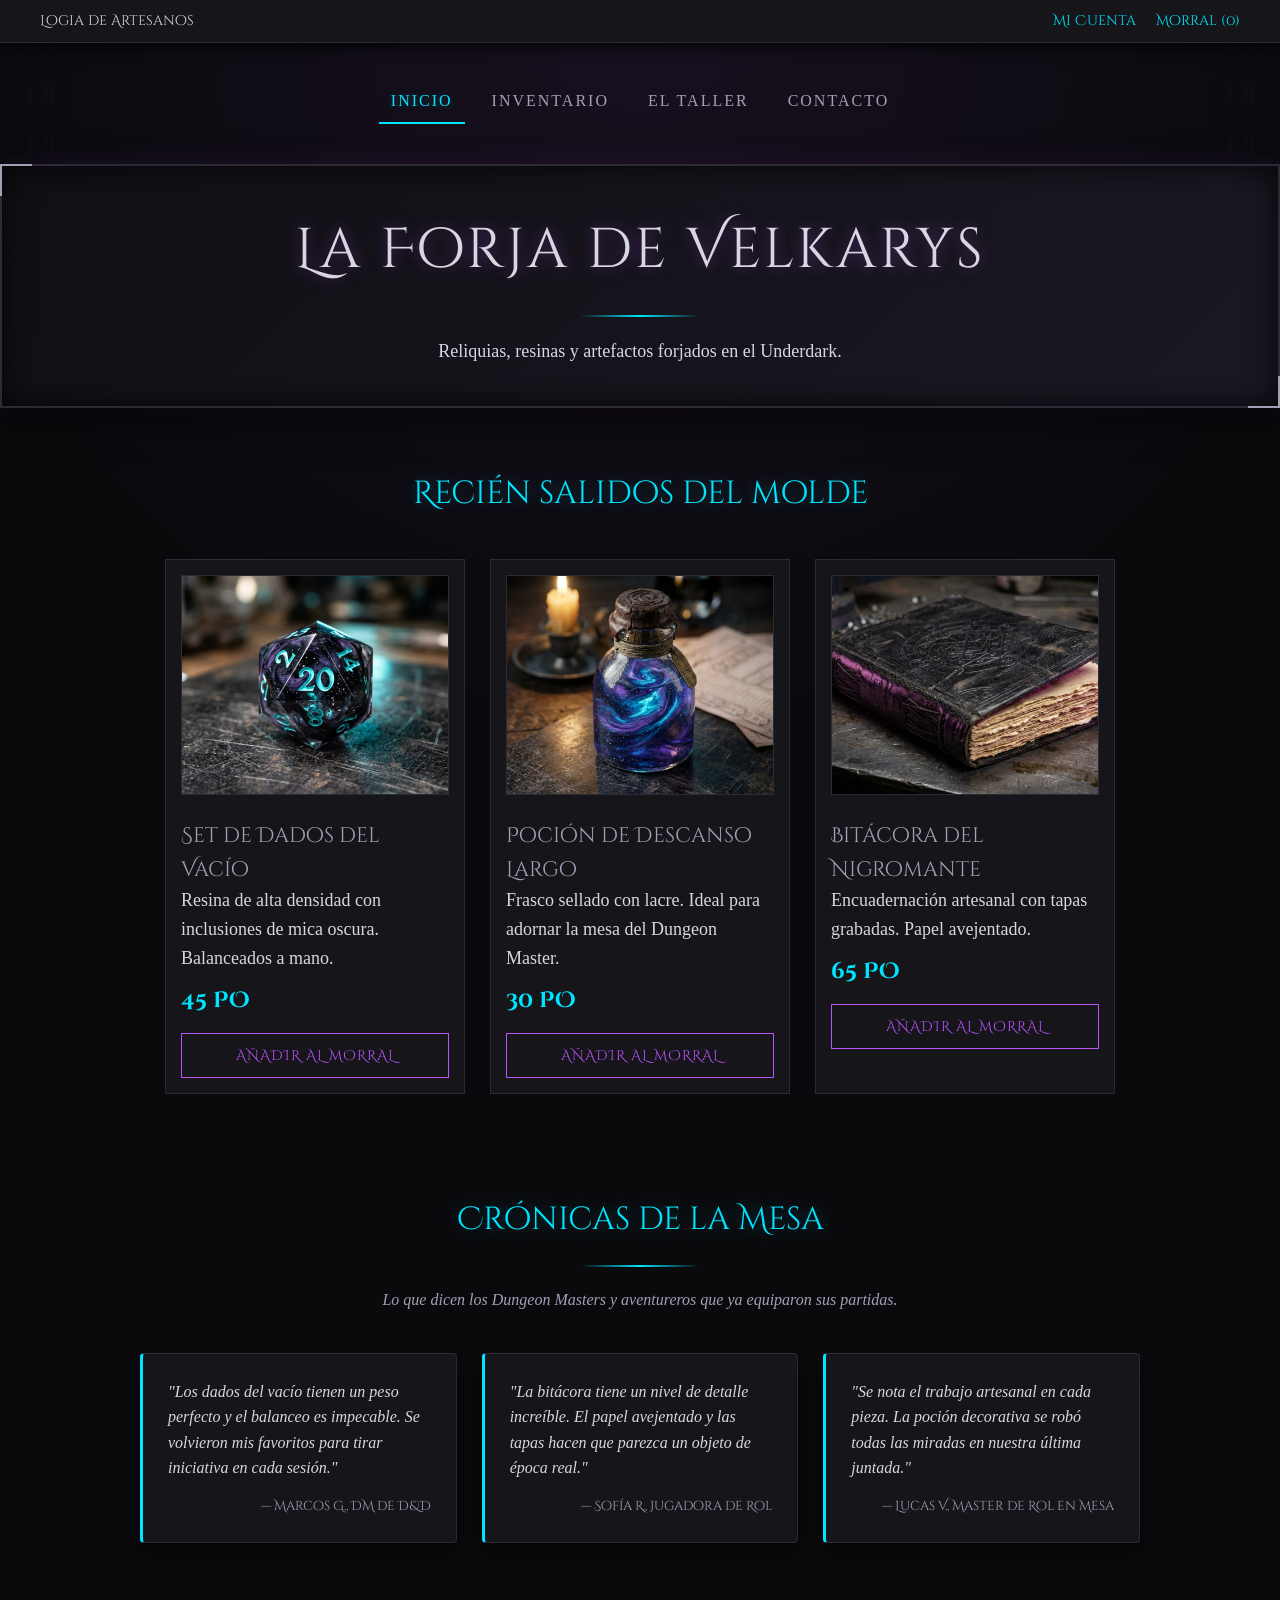
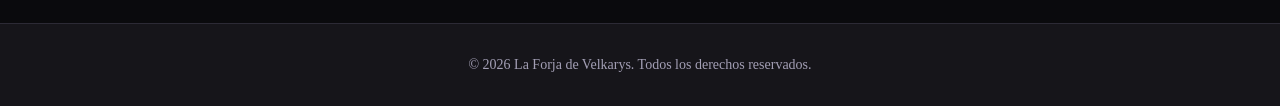
<file: index.html>
<!DOCTYPE html>
<html lang="es">
<head>
    <meta charset="UTF-8">
    <meta name="viewport" content="width=device-width, initial-scale=1.0">
    <title>La Forja de Velkarys</title>
    
    <link rel="preconnect" href="https://fonts.googleapis.com">
    <link rel="preconnect" href="https://fonts.gstatic.com" crossorigin>
    <link href="https://fonts.googleapis.com/css2?family=Cinzel+Decorative:wght@400;700&family=IM+Fell+English:ital@0;1&display=swap" rel="stylesheet">
    <link rel="stylesheet" href="styles.css">
</head>
<body>

    <!-- Barra fija superior para e-commerce -->
    <div class="barra-tienda">
        <div>Logia de Artesanos</div>
        <div class="acciones-tienda">
            <span class="item-tienda">Mi Cuenta</span>
            <span class="item-tienda">Morral (0)</span>
        </div>
    </div>

    <header id="encabezado">
        <nav class="navegacion">
            <ul class="menu-lista">
                <li><a href="index.html" class="pestana activo">Inicio</a></li>
                <li><a href="inventario.html" class="pestana">Inventario</a></li>
                <li><a href="taller.html" class="pestana">El Taller</a></li>
                <li><a href="contacto.html" class="pestana">Contacto</a></li>
            </ul>
        </nav>

        <div class="cartel-hero contenedor">
            <h1 class="fuente-epica">La Forja de Velkarys</h1>
            <div class="separador"></div>
            <p>Reliquias, resinas y artefactos forjados en el Underdark.</p>
        </div>
    </header>

    <main>
        <section id="inventario" class="seccion-inventario contenedor">
            <div class="titulo-seccion-contenedor">
                <h2 class="fuente-epica titulo-seccion-principal">Recién salidos del molde</h2>
            </div>

            <div class="grilla-productos">
                <article class="tarjeta-producto">
                    <img src="img/dados.jpg" alt="Set de Dados del Vacío" class="foto-producto">
                    <h3 class="fuente-epica">Set de Dados del Vacío</h3>
                    <p>Resina de alta densidad con inclusiones de mica oscura. Balanceados a mano.</p>
                    <span class="precio">45 PO</span>
                    <button class="boton-comprar">Añadir al Morral</button>
                </article>

                <article class="tarjeta-producto">
                    <img src="img/pocion.jpg" alt="Poción de Descanso Largo" class="foto-producto">
                    <h3 class="fuente-epica">Poción de Descanso Largo</h3>
                    <p>Frasco sellado con lacre. Ideal para adornar la mesa del Dungeon Master.</p>
                    <span class="precio">30 PO</span>
                    <button class="boton-comprar">Añadir al Morral</button>
                </article>

                <article class="tarjeta-producto">
                    <img src="img/libro.jpg" alt="Bitácora del Nigromante" class="foto-producto">
                    <h3 class="fuente-epica">Bitácora del Nigromante</h3>
                    <p>Encuadernación artesanal con tapas grabadas. Papel avejentado.</p>
                    <span class="precio">65 PO</span>
                    <button class="boton-comprar">Añadir al Morral</button>
                </article>
            </div>
        </section>

        <!-- SECCIÓN RESEÑAS CON CSS GRID -->
        <section class="seccion-resenas contenedor">
            <div class="titulo-seccion-contenedor">
                <h2 class="fuente-epica titulo-seccion-principal">Crónicas de la Mesa</h2>
                <div class="separador"></div>
                <p class="subtitulo-seccion">Lo que dicen los Dungeon Masters y aventureros que ya equiparon sus partidas.</p>
            </div>

            <div class="grilla-resenas">
                <article class="tarjeta-resena">
                    <p class="texto-resena">"Los dados del vacío tienen un peso perfecto y el balanceo es impecable. Se volvieron mis favoritos para tirar iniciativa en cada sesión."</p>
                    <span class="autor-resena">— Marcos G., DM de D&D</span>
                </article>

                <article class="tarjeta-resena">
                    <p class="texto-resena">"La bitácora tiene un nivel de detalle increíble. El papel avejentado y las tapas hacen que parezca un objeto de época real."</p>
                    <span class="autor-resena">— Sofía R., Jugadora de Rol</span>
                </article>

                <article class="tarjeta-resena">
                    <p class="texto-resena">"Se nota el trabajo artesanal en cada pieza. La poción decorativa se robó todas las miradas en nuestra última juntada."</p>
                    <span class="autor-resena">— Lucas V., Master de Rol en Mesa</span>
                </article>
            </div>
        </section>
    </main>

        <!-- Footer -->
    <footer class="pie-pagina">
        <div class="contenedor">
            <p>&copy; 2026 La Forja de Velkarys. Todos los derechos reservados.</p>
        </div>
    </footer>
</body>
</html>
</file>
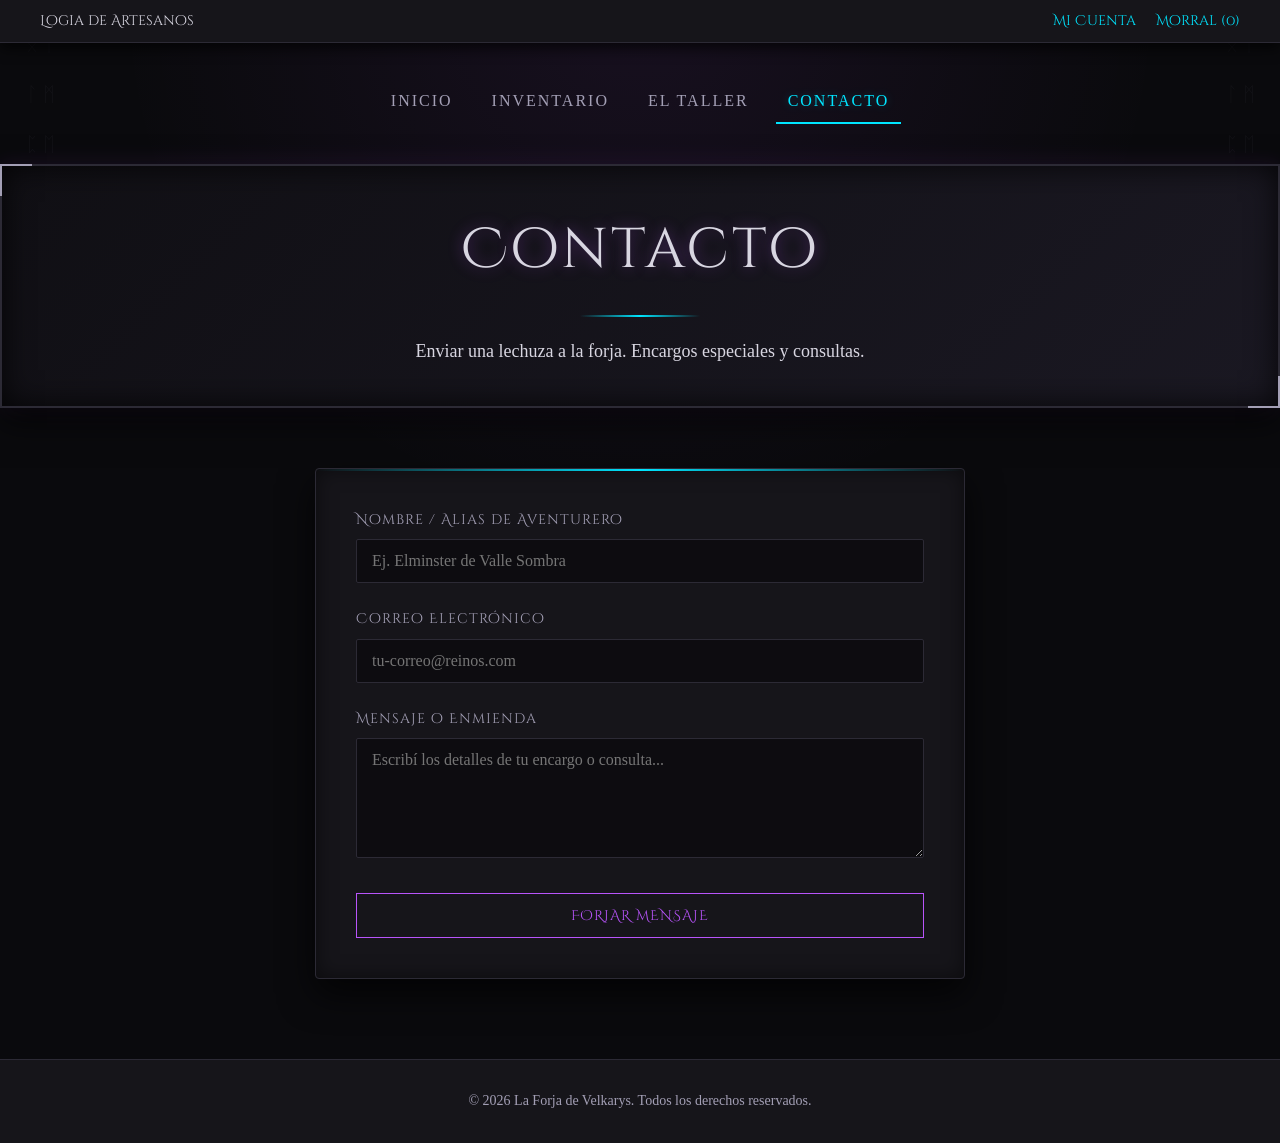
<file: contacto.html>
<!DOCTYPE html>
<html lang="es">
<head>
    <meta charset="UTF-8">
    <meta name="viewport" content="width=device-width, initial-scale=1.0">
    <title>Contacto - La Forja de Velkarys</title>
    
    <link rel="preconnect" href="https://fonts.googleapis.com">
    <link rel="preconnect" href="https://fonts.gstatic.com" crossorigin>
    <link href="https://fonts.googleapis.com/css2?family=Cinzel+Decorative:wght@400;700&family=IM+Fell+English:ital@0;1&display=swap" rel="stylesheet">
    
    <link rel="stylesheet" href="styles.css">
</head>
<body>

    <!-- Barra fija superior -->
    <div class="barra-tienda">
        <div>Logia de Artesanos</div>
        <div class="acciones-tienda">
            <span class="item-tienda">Mi Cuenta</span>
            <span class="item-tienda">Morral (0)</span>
        </div>
    </div>

    <!-- Header unificado -->
    <header id="encabezado">
        <nav class="navegacion">
            <ul class="menu-lista">
                <li><a href="index.html" class="pestana">Inicio</a></li>
                <li><a href="index.html#inventario" class="pestana">Inventario</a></li>
                <li><a href="taller.html" class="pestana">El Taller</a></li>
                <li><a href="contacto.html" class="pestana activo">Contacto</a></li>
            </ul>
        </nav>
        
        <div class="cartel-hero contenedor">
            <h1 class="fuente-epica">Contacto</h1>
            <div class="separador"></div>
            <p>Enviar una lechuza a la forja. Encargos especiales y consultas.</p>
        </div>
    </header>

    <main>
        <section class="seccion-contacto contenedor">
            <form action="https://formspree.io/f/xeaekodn" method="POST" class="formulario-contacto">
                <div class="campo-grupo">
                    <label for="nombre" class="label-contacto">Nombre / Alias de Aventurero</label>
                    <input type="text" id="nombre" name="nombre" required placeholder="Ej. Elminster de Valle Sombra" class="input-contacto">
                </div>

                <div class="campo-grupo">
                    <label for="email" class="label-contacto">Correo Electrónico</label>
                    <input type="email" id="email" name="email" required placeholder="tu-correo@reinos.com" class="input-contacto">
                </div>

                <div class="campo-grupo">
                    <label for="mensaje" class="label-contacto">Mensaje o Enmienda</label>
                    <textarea id="mensaje" name="mensaje" rows="5" required placeholder="Escribí los detalles de tu encargo o consulta..." class="input-contacto textarea-contacto"></textarea>
                </div>

                <button type="submit" class="boton-comprar boton-enviar">Forjar Mensaje</button>
            </form>
        </section>
    </main>

    <!-- Footer -->
    <footer class="pie-pagina">
        <div class="contenedor">
            <p>&copy; 2026 La Forja de Velkarys. Todos los derechos reservados.</p>
        </div>
    </footer>

</body>
</html>
</file>
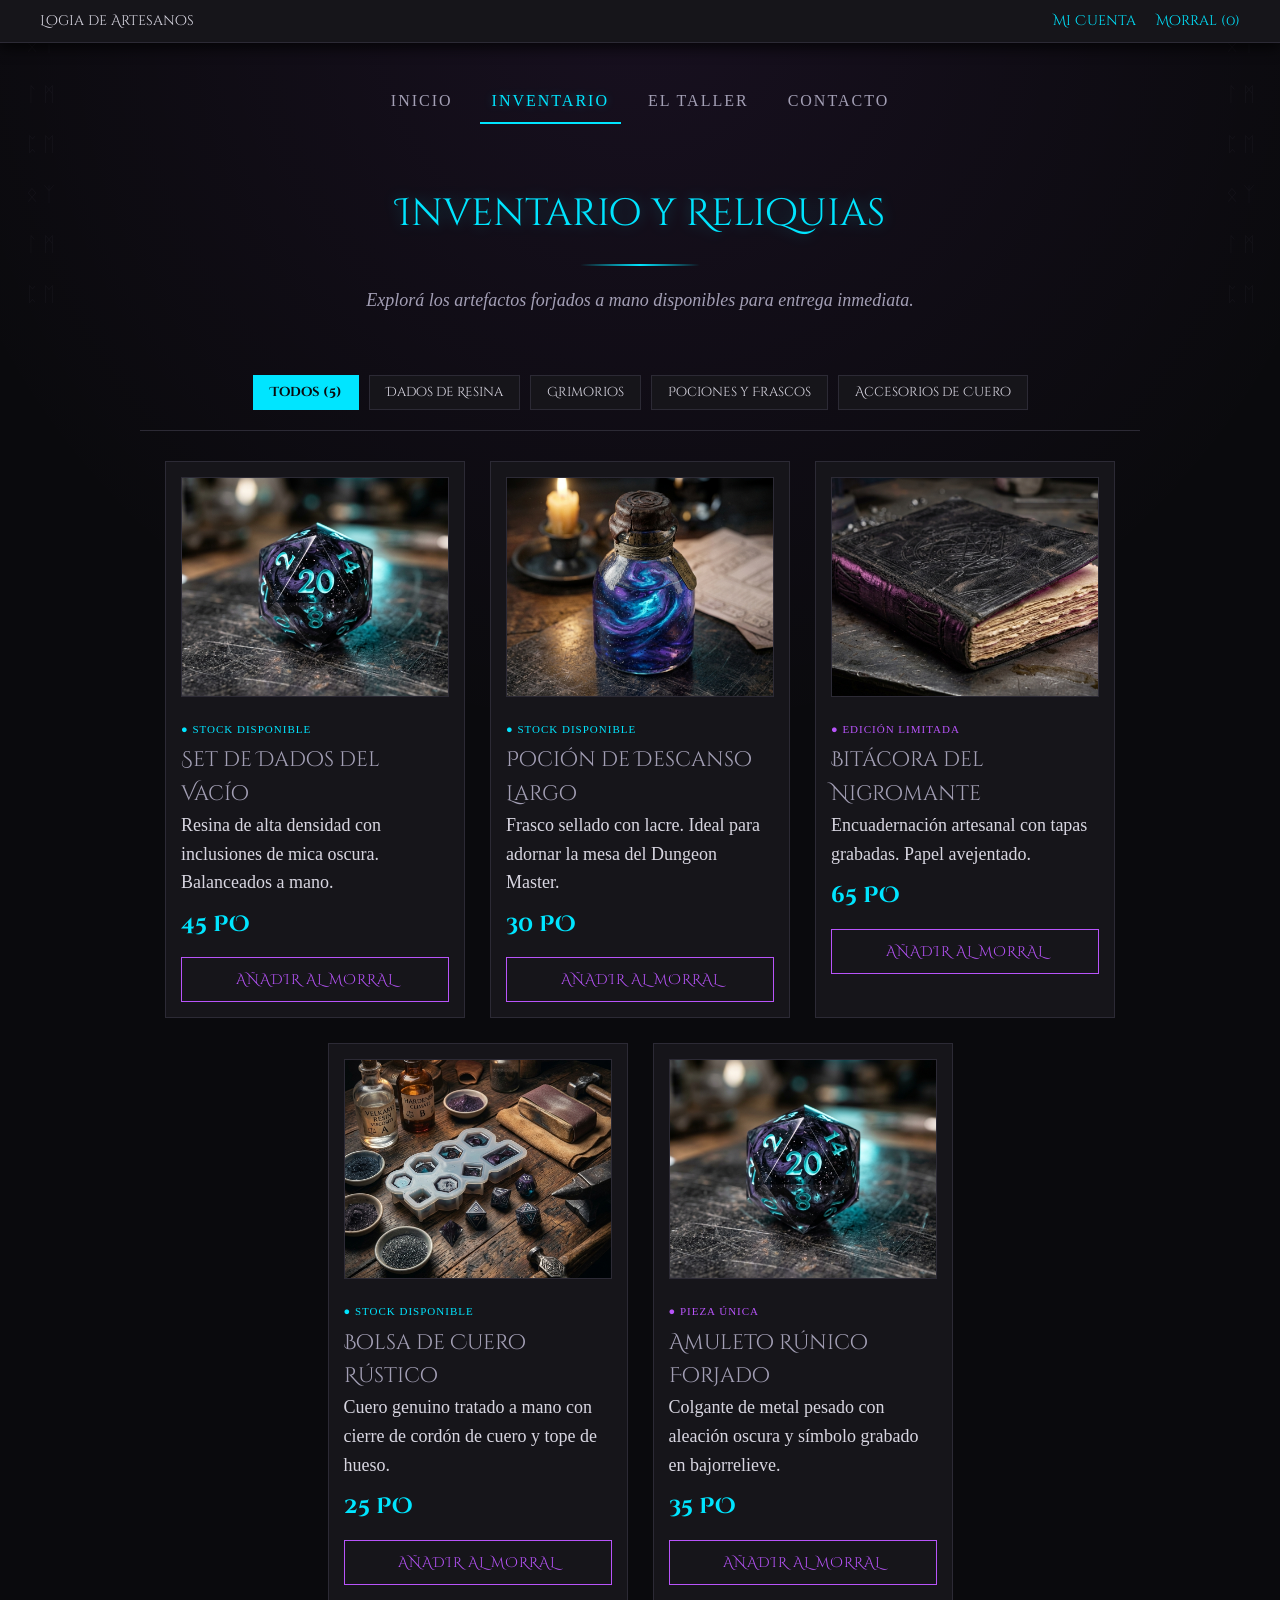
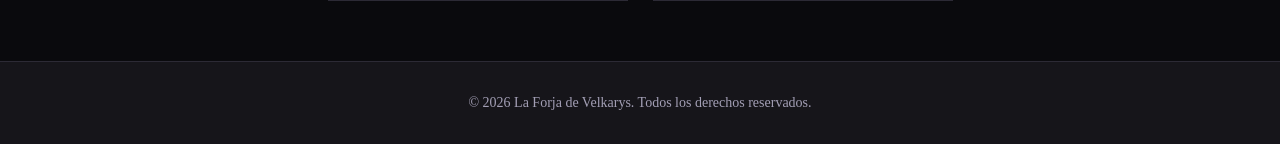
<file: inventario.html>
<!DOCTYPE html>
<html lang="es">
<head>
    <meta charset="UTF-8">
    <meta name="viewport" content="width=device-width, initial-scale=1.0">
    <title>Inventario - La Forja de Velkarys</title>
    
    <link rel="preconnect" href="https://fonts.googleapis.com">
    <link rel="preconnect" href="https://fonts.gstatic.com" crossorigin>
    <link href="https://fonts.googleapis.com/css2?family=Cinzel+Decorative:wght@400;700&family=IM+Fell+English:ital@0;1&display=swap" rel="stylesheet">
    
    <link rel="stylesheet" href="styles.css">
</head>
<body>

    <!-- Barra fija superior -->
    <div class="barra-tienda">
        <div>Logia de Artesanos</div>
        <div class="acciones-tienda">
            <span class="item-tienda">Mi Cuenta</span>
            <span class="item-tienda">Morral (0)</span>
        </div>
    </div>

    <!-- Header específico para Catálogo/Inventario -->
    <header id="encabezado">
        <nav class="navegacion">
            <ul class="menu-lista">
                <li><a href="index.html" class="pestana">Inicio</a></li>
                <li><a href="inventario.html" class="pestana activo">Inventario</a></li>
                <li><a href="taller.html" class="pestana">El Taller</a></li>
                <li><a href="contacto.html" class="pestana">Contacto</a></li>
            </ul>
        </nav>
        
        <div class="contenedor encabezado-inventario">
            <h1 class="fuente-epica titulo-inventario">Inventario y Reliquias</h1>
            <div class="separador"></div>
            <p class="subtitulo-inventario">Explorá los artefactos forjados a mano disponibles para entrega inmediata.</p>
        </div>
    </header>

    <main>
        <!-- Barra de Filtros Estática (Visual para e-commerce) -->
        <section class="contenedor contenedor-filtros">
            <div class="barra-filtros">
                <span class="filtro-btn activo-filtro">Todos (5)</span>
                <span class="filtro-btn">Dados de Resina</span>
                <span class="filtro-btn">Grimorios</span>
                <span class="filtro-btn">Pociones y Frascos</span>
                <span class="filtro-btn">Accesorios de Cuero</span>
            </div>
        </section>

        <!-- Grilla de Productos Ampliada -->
        <section class="seccion-inventario contenedor seccion-catalogo">
            <div class="grilla-productos">
                <article class="tarjeta-producto">
                    <img src="img/dados.jpg" alt="Set de Dados del Vacío" class="foto-producto">
                    <span class="badge-stock stock-disponible">● Stock Disponible</span>
                    <h3 class="fuente-epica">Set de Dados del Vacío</h3>
                    <p>Resina de alta densidad con inclusiones de mica oscura. Balanceados a mano.</p>
                    <span class="precio">45 PO</span>
                    <button class="boton-comprar">Añadir al Morral</button>
                </article>

                <article class="tarjeta-producto">
                    <img src="img/pocion.jpg" alt="Poción de Descanso Largo" class="foto-producto">
                    <span class="badge-stock stock-disponible">● Stock Disponible</span>
                    <h3 class="fuente-epica">Poción de Descanso Largo</h3>
                    <p>Frasco sellado con lacre. Ideal para adornar la mesa del Dungeon Master.</p>
                    <span class="precio">30 PO</span>
                    <button class="boton-comprar">Añadir al Morral</button>
                </article>

                <article class="tarjeta-producto">
                    <img src="img/libro.jpg" alt="Bitácora del Nigromante" class="foto-producto">
                    <span class="badge-stock stock-limitado">● Edición Limitada</span>
                    <h3 class="fuente-epica">Bitácora del Nigromante</h3>
                    <p>Encuadernación artesanal con tapas grabadas. Papel avejentado.</p>
                    <span class="precio">65 PO</span>
                    <button class="boton-comprar">Añadir al Morral</button>
                </article>

                <article class="tarjeta-producto">
                    <img src="img/mesa-trabajo.jpg" alt="Bolsa de Cuero para Dados" class="foto-producto">
                    <span class="badge-stock stock-disponible">● Stock Disponible</span>
                    <h3 class="fuente-epica">Bolsa de Cuero Rústico</h3>
                    <p>Cuero genuino tratado a mano con cierre de cordón de cuero y tope de hueso.</p>
                    <span class="precio">25 PO</span>
                    <button class="boton-comprar">Añadir al Morral</button>
                </article>

                <article class="tarjeta-producto">
                    <img src="img/dados.jpg" alt="Amuleto de Protección Arcana" class="foto-producto">
                    <span class="badge-stock stock-limitado">● Pieza Única</span>
                    <h3 class="fuente-epica">Amuleto Rúnico Forjado</h3>
                    <p>Colgante de metal pesado con aleación oscura y símbolo grabado en bajorrelieve.</p>
                    <span class="precio">35 PO</span>
                    <button class="boton-comprar">Añadir al Morral</button>
                </article>
            </div>
        </section>
    </main>

    <!-- Footer -->
    <footer class="pie-pagina">
        <div class="contenedor">
            <p>&copy; 2026 La Forja de Velkarys. Todos los derechos reservados.</p>
        </div>
    </footer>

</body>
</html>
</file>
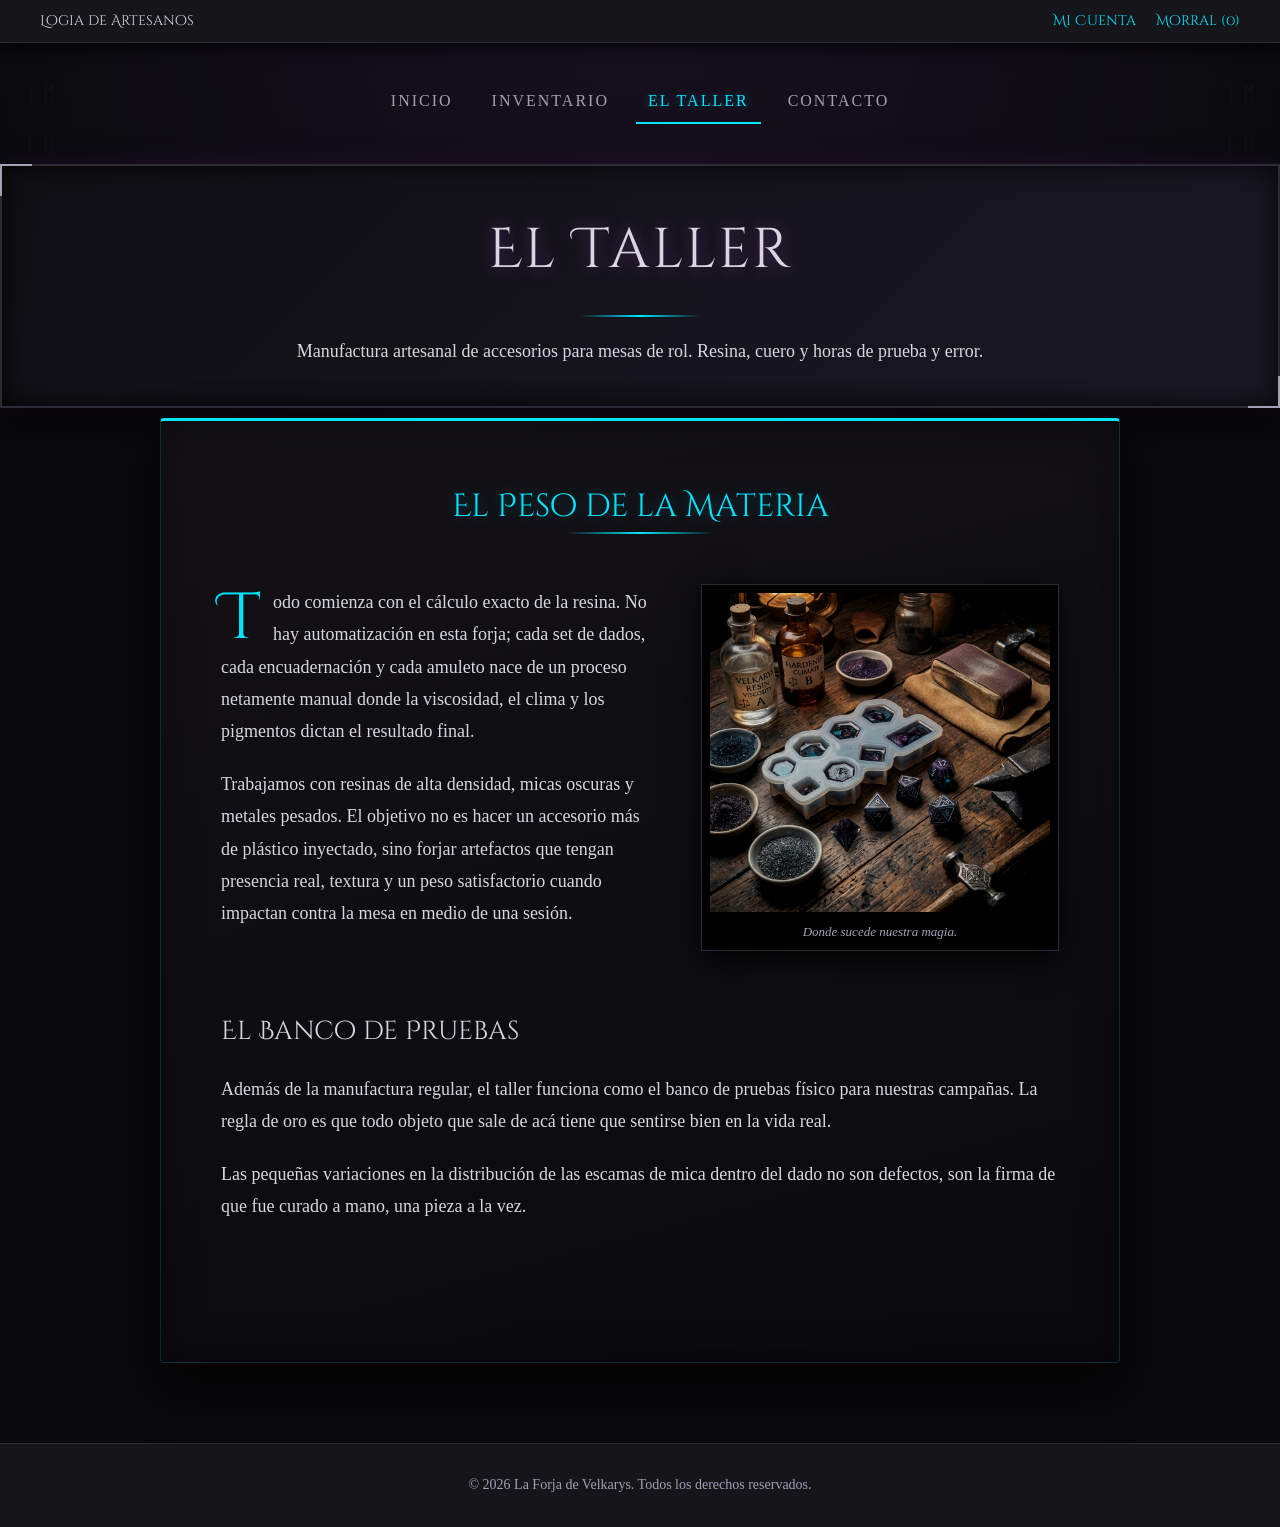
<file: taller.html>
<!DOCTYPE html>
<html lang="es">
<head>
    <meta charset="UTF-8">
    <meta name="viewport" content="width=device-width, initial-scale=1.0">
    <title>El Taller - La Forja de Velkarys</title>
    
    <link rel="preconnect" href="https://fonts.googleapis.com">
    <link rel="preconnect" href="https://fonts.gstatic.com" crossorigin>
    <link href="https://fonts.googleapis.com/css2?family=Cinzel+Decorative:wght@400;700&family=IM+Fell+English:ital@0;1&display=swap" rel="stylesheet">
    
    <!-- Vinculamos el archivo unificado styles.css -->
    <link rel="stylesheet" href="styles.css">
</head>
<body>

    <!-- Barra fija superior -->
    <div class="barra-tienda">
        <div>Logia de Artesanos</div>
        <div class="acciones-tienda">
            <span class="item-tienda">Mi Cuenta</span>
            <span class="item-tienda">Morral (0)</span>
        </div>
    </div>

    <!-- Header unificado con la misma navegación -->
    <header id="encabezado">
        <nav class="navegacion">
            <ul class="menu-lista">
                <li><a href="index.html" class="pestana">Inicio</a></li>
                <li><a href="index.html#inventario" class="pestana">Inventario</a></li>
                <li><a href="taller.html" class="pestana activo">El Taller</a></li>
                <li><a href="contacto.html" class="pestana">Contacto</a></li>
            </ul>
        </nav>
        
        <div class="cartel-hero contenedor">
            <h1 class="fuente-epica">El Taller</h1>
            <div class="separador"></div>
            <p>Manufactura artesanal de accesorios para mesas de rol. Resina, cuero y horas de prueba y error.</p>
        </div>
    </header>

    <main class="contenedor-taller">
        <!-- El contenedor físico que separa el texto del fondo -->
        <article class="bitacora-artesano">
            <header class="cabecera-bitacora">
                <h2 class="fuente-epica titulo-seccion-principal">El Peso de la Materia</h2>
                <div class="linea-decorativa"></div>
            </header>
            
            <div class="layout-mixto">
                <div class="columna-texto">
                    <p class="parrafo-capital">Todo comienza con el cálculo exacto de la resina. No hay automatización en esta forja; cada set de dados, cada encuadernación y cada amuleto nace de un proceso netamente manual donde la viscosidad, el clima y los pigmentos dictan el resultado final.</p>
                    
                    <p>Trabajamos con resinas de alta densidad, micas oscuras y metales pesados. El objetivo no es hacer un accesorio más de plástico inyectado, sino forjar artefactos que tengan presencia real, textura y un peso satisfactorio cuando impactan contra la mesa en medio de una sesión.</p>
                </div>
                
                <div class="columna-imagen">
                    <!-- Ruta limpia de imagen asegurando minúsculas y formato correcto -->
                    <figure class="marco-foto">
                        <img src="img/mesa-trabajo.jpg" alt="Proceso de lijado manual de dados">
                        <figcaption>Donde sucede nuestra magia.</figcaption>
                    </figure>
                </div>
            </div>

            <div class="layout-mixto inverso">
                <div class="columna-texto">
                    <h3 class="fuente-epica subtitulo">El Banco de Pruebas</h3>
                    <p>Además de la manufactura regular, el taller funciona como el banco de pruebas físico para nuestras campañas. La regla de oro es que todo objeto que sale de acá tiene que sentirse bien en la vida real.</p>
                    <p>Las pequeñas variaciones en la distribución de las escamas de mica dentro del dado no son defectos, son la firma de que fue curado a mano, una pieza a la vez.</p>
                </div>
            </div>
        </article>
    </main>

    <!-- Footer unificado -->
    <footer class="pie-pagina">
        <div class="contenedor">
            <p>&copy; 2026 La Forja de Velkarys. Todos los derechos reservados.</p>
        </div>
    </footer>

</body>
</html>
</file>
<file: styles.css>
/* ///////////////////////////////////// CSS GENERAL DE LA PÁGINA ////////////////////////////////////// */

/* ///// Colores ///// */
:root {
    --obsidiana: #0a0a0d;
    --acero-oscuro: #16151a;
    --acero-claro: #2c2a35;
    --plata-antigua: #a39fb5;
    --pergamino-frio: #d8d6e1;
    --fuego-negativo: #b854fa;
    --brillo-arcano: #00e5ff;
}

/* ///// Reset y base ///// */
* {
    box-sizing: border-box;
    margin: 0;
    padding: 0;
}

html {
    scrollbar-width: thin;
    scrollbar-color: var(--brillo-arcano) var(--obsidiana);
    overflow-x: hidden;
}

body {
    background-color: var(--obsidiana);
    background-image: 
        radial-gradient(circle at 50% 0%, rgba(184, 84, 250, 0.08), transparent 40%),
        linear-gradient(rgba(10, 10, 13, 0.9), rgba(10, 10, 13, 0.98));
    color: var(--pergamino-frio);
    font-family: "IM Fell English", serif;
    font-size: 18px;
    line-height: 1.6;
    padding-top: 50px;
    overflow-x: hidden;
}

/* ///// Scrollbar (Chrome, Edge y Safari) ///// */
html::-webkit-scrollbar {
    width: 8px;
}

html::-webkit-scrollbar-track {
    background: var(--obsidiana); 
    border-left: 1px solid var(--acero-oscuro);
}

html::-webkit-scrollbar-thumb {
    background: var(--acero-claro); 
    border-radius: 4px;
}

html::-webkit-scrollbar-thumb:hover {
    background: var(--brillo-arcano);
    box-shadow: 0 0 10px var(--brillo-arcano);
}

/* ///// Adornos laterales (runas) ///// */
body::before, body::after {
    content: "ᛟ ᛉ ᛚ ᛗ ᛈ ᛖ ᛟ ᛉ ᛚ ᛗ ᛈ ᛖ";
    position: fixed;
    top: 0;
    bottom: 0;
    width: 40px;
    font-family: "Cinzel Decorative", serif;
    font-size: 20px;
    color: var(--plata-antigua);
    opacity: 0.05;
    word-wrap: break-word;
    line-height: 2.5;
    text-align: center;
    z-index: -1;
    padding-top: 20px;
}

body::before { left: 20px; }
body::after { right: 20px; }

/* ///// Tipografía, enlaces y contenedor ///// */
h1, h2, h3, .fuente-epica {
    font-family: "Cinzel Decorative", serif;
    color: var(--plata-antigua);
    font-weight: 400;
}

a { 
    text-decoration: none; 
    color: inherit; 
}

.contenedor {
    width: min(1000px, 88%);
    margin: auto;
}

/* ///// Barra de tienda superior ///// */
.barra-tienda {
    position: fixed;
    top: 0;
    left: 0;
    width: 100%;
    background: var(--acero-oscuro);
    border-bottom: 1px solid var(--acero-claro);
    display: flex;
    justify-content: space-between;
    padding: 10px 40px;
    font-family: "Cinzel Decorative", serif;
    font-size: 14px;
    z-index: 100;
    box-shadow: 0 4px 15px rgba(0,0,0,0.8);
}

.acciones-tienda {
    display: flex;
    gap: 20px;
}

.item-tienda {
    color: var(--brillo-arcano);
    cursor: pointer;
    transition: 0.3s;
}

.item-tienda:hover {
    color: var(--fuego-negativo);
    text-shadow: 0 0 8px var(--fuego-negativo);
}

/* ///// Header y menú de navegación ///// */
#encabezado {
    padding: 30px 0 40px;
    display: flex;
    flex-direction: column;
    align-items: center;
}

.navegacion {
    margin-bottom: 40px;
    width: 100%;
}

.menu-lista {
    list-style: none;
    display: flex;
    justify-content: center;
    flex-wrap: wrap;
    gap: 15px;
    padding: 0 10px;
}

.pestana {
    padding: 8px 12px;
    font-family: "IM Fell English", serif;
    font-size: 16px;
    letter-spacing: 2px;
    text-transform: uppercase;
    color: var(--plata-antigua);
    border-bottom: 2px solid transparent;
    transition: 0.3s ease;
    display: inline-block;
}

.pestana:hover, .pestana.activo {
    color: var(--brillo-arcano);
    border-bottom: 2px solid var(--brillo-arcano);
    text-shadow: 0 0 10px rgba(0, 229, 255, 0.3);
}

/* ///// Cartel del header (index, taller y contacto) ///// */
.cartel-hero {
    width: 100%;
    padding: 40px 30px;
    text-align: center;
    position: relative;
    background: linear-gradient(135deg, #100f14, #1a1822);
    border: 2px solid var(--acero-claro);
    box-shadow: 
        inset 0 0 30px rgba(0,0,0,0.8), 
        0 15px 30px rgba(0, 0, 0, 0.6),
        0 0 20px rgba(184, 84, 250, 0.1);
}

.cartel-hero::before, .cartel-hero::after {
    content: "";
    position: absolute;
    width: 30px;
    height: 30px;
    border: 2px solid var(--plata-antigua);
}

.cartel-hero::before { top: -2px; left: -2px; border-right: none; border-bottom: none; }
.cartel-hero::after { bottom: -2px; right: -2px; border-left: none; border-top: none; }

.cartel-hero h1 {
    font-size: clamp(28px, 5vw, 56px);
    margin-bottom: 15px;
    color: var(--pergamino-frio);
    text-shadow: 0 0 15px rgba(184, 84, 250, 0.4);
    letter-spacing: 3px;
}

/* ///// Separador luminoso ///// */
.separador {
    width: 120px;
    height: 2px;
    background: linear-gradient(90deg, transparent, var(--brillo-arcano), transparent);
    margin: 20px auto;
}

/* ///// Pie de página ///// */
.pie-pagina {
    background: var(--acero-oscuro);
    border-top: 1px solid var(--acero-claro);
    text-align: center;
    padding: 30px 0;
    font-size: 14px;
    color: var(--plata-antigua);
}

/* ///// Componentes compartidos: título de sección ///// */
.titulo-seccion-principal {
    font-size: 32px;
    color: var(--brillo-arcano);
    text-shadow: 0 0 15px rgba(0, 229, 255, 0.3);
}

/* ///// Componentes compartidos: productos (index e inventario, Flexbox) ///// */
.grilla-productos {
    display: flex;
    flex-wrap: wrap;
    justify-content: center;
    gap: 25px;
}

.tarjeta-producto {
    background: var(--acero-oscuro);
    border: 1px solid var(--acero-claro);
    padding: 15px;
    width: 300px;
    transition: 0.4s ease;
    position: relative;
}

.tarjeta-producto:hover {
    transform: translateY(-5px);
    border-color: var(--brillo-arcano);
    box-shadow: 0 10px 25px rgba(0, 229, 255, 0.15);
}

.foto-producto {
    width: 100%;
    height: 220px;
    object-fit: cover;
    border: 1px solid var(--acero-claro);
    margin-bottom: 15px;
    transition: 0.3s ease;
}

.tarjeta-producto:hover .foto-producto {
    border-color: var(--fuego-negativo);
    box-shadow: 0 0 20px rgba(184, 84, 250, 0.4);
}

.precio {
    color: var(--brillo-arcano);
    font-family: "Cinzel Decorative", serif;
    font-size: 22px;
    font-weight: bold;
    display: block;
    margin: 10px 0 15px;
}

/* ///// Componentes compartidos: botón (productos y formulario) ///// */
.boton-comprar {
    width: 100%;
    background: transparent;
    border: 1px solid var(--fuego-negativo);
    color: var(--fuego-negativo);
    font-family: "Cinzel Decorative", serif;
    font-size: 14px;
    letter-spacing: 1px;
    padding: 12px;
    cursor: pointer;
    transition: 0.3s ease;
    text-transform: uppercase;
}

.boton-comprar:hover {
    background: var(--fuego-negativo);
    color: #fff;
    box-shadow: 0 0 20px rgba(184, 84, 250, 0.4);
}

/* ///// Media queries: general ///// */
@media (max-width: 900px) {
    body::before, body::after { 
        display: none; 
    }
}

@media (max-width: 600px) {
    .barra-tienda { 
        padding: 10px 15px; 
    }

    .menu-lista {
        gap: 8px 10px;
    }

    .pestana {
        font-size: 13px;
        letter-spacing: 1px;
        padding: 6px 8px;
    }

    .tarjeta-producto { 
        width: 100%; 
    }
}


/* ///////////////////////////////////// INICIO ////////////////////////////////////// */

/* ///// Sección de productos destacados ///// */
.seccion-inventario {
    padding: 20px 0 60px;
}

.titulo-seccion-contenedor {
    text-align: center;
    margin-bottom: 40px;
}

.subtitulo-seccion {
    text-align: center;
    color: var(--plata-antigua);
    font-style: italic;
    margin-top: 10px;
    font-size: 16px;
}

/* ///// Sección de reseñas (CSS Grid) ///// */
.seccion-resenas {
    padding: 40px 0 80px;
}

.grilla-resenas {
    display: grid;
    grid-template-columns: repeat(3, 1fr);
    gap: 25px;
    margin-top: 30px;
}

.tarjeta-resena {
    background: var(--acero-oscuro);
    border: 1px solid var(--acero-claro);
    border-left: 3px solid var(--brillo-arcano);
    padding: 25px;
    border-radius: 4px;
    box-shadow: 0 10px 25px rgba(0, 0, 0, 0.5);
    display: flex;
    flex-direction: column;
    justify-content: space-between;
    transition: 0.3s ease;
}

.tarjeta-resena:hover {
    transform: translateY(-4px);
    border-color: var(--brillo-arcano);
    box-shadow: 0 15px 30px rgba(0, 229, 255, 0.1);
}

.texto-resena {
    font-size: 16px;
    line-height: 1.6;
    color: var(--pergamino-frio);
    font-style: italic;
    margin-bottom: 15px;
}

.autor-resena {
    font-family: "Cinzel Decorative", serif;
    font-size: 13px;
    color: var(--plata-antigua);
    text-align: right;
}

/* ///// Media queries: index ///// */
@media (max-width: 900px) {
    .grilla-resenas {
        grid-template-columns: 1fr;
    }
}


/* ///////////////////////////////////// PRODUCTOS ////////////////////////////////////// */

/* ///// Encabezado del catálogo ///// */
.encabezado-inventario {
    text-align: center; 
    padding: 20px 0;
}

.titulo-inventario {
    font-size: 38px; 
    color: var(--brillo-arcano); 
    text-shadow: 0 0 15px rgba(0, 229, 255, 0.3);
}

.subtitulo-inventario {
    color: var(--plata-antigua); 
    font-style: italic;
}

/* ///// Barra de filtros ///// */
.contenedor-filtros {
    margin-bottom: 30px;
}

.barra-filtros {
    display: flex; 
    justify-content: center; 
    flex-wrap: wrap; 
    gap: 10px; 
    border-bottom: 1px solid var(--acero-claro); 
    padding-bottom: 20px;
}

.filtro-btn {
    background: var(--acero-oscuro); 
    border: 1px solid var(--acero-claro); 
    color: var(--pergamino-frio); 
    padding: 6px 16px; 
    font-family: "Cinzel Decorative", serif; 
    font-size: 13px; 
    cursor: pointer; 
    transition: 0.3s;
}

.filtro-btn:hover, .activo-filtro {
    background: var(--brillo-arcano); 
    color: var(--obsidiana); 
    font-weight: bold;
    border-color: var(--brillo-arcano);
}

/* ///// Catálogo de productos ///// */
.seccion-catalogo {
    padding: 0 0 60px;
}

.badge-stock {
    font-size: 11px; 
    text-transform: uppercase; 
    letter-spacing: 1px; 
    display: block; 
    margin-bottom: 5px;
}

.stock-disponible {
    color: var(--brillo-arcano);
}

.stock-limitado {
    color: var(--fuego-negativo);
}


/* ///////////////////////////////////// TALLER ////////////////////////////////////// */

.contenedor-taller {
    max-width: 1000px;
    margin: -30px auto 80px;
    padding: 0 20px;
    position: relative;
    z-index: 10;
}

.bitacora-artesano {
    background: linear-gradient(165deg, #131116 0%, #0a090c 100%);
    border: 1px solid rgba(0, 229, 255, 0.15);
    border-top: 3px solid var(--brillo-arcano);
    box-shadow: 0 25px 50px rgba(0, 0, 0, 0.8), inset 0 0 40px rgba(0, 0, 0, 0.4);
    padding: 60px;
    border-radius: 4px;
}

.cabecera-bitacora {
    text-align: center;
    margin-bottom: 50px;
}

.linea-decorativa {
    height: 2px;
    width: 150px;
    background: linear-gradient(90deg, transparent, var(--brillo-arcano), transparent);
    margin: 0 auto;
}

.layout-mixto {
    display: grid;
    grid-template-columns: 1.2fr 1fr;
    gap: 50px;
    align-items: center;
    margin-bottom: 60px;
}

.layout-mixto.inverso {
    grid-template-columns: 1fr;
}

.columna-texto p {
    font-size: 18px;
    line-height: 1.8;
    color: var(--pergamino-frio);
    margin-bottom: 20px;
}

.parrafo-capital::first-letter {
    float: left;
    font-family: "Cinzel Decorative", serif;
    font-size: 65px;
    line-height: 50px;
    padding-top: 8px;
    padding-right: 12px;
    color: var(--brillo-arcano);
}

.subtitulo {
    font-size: 26px;
    color: var(--pergamino-frio);
    margin-bottom: 20px;
}

.marco-foto {
    background: #000;
    padding: 8px;
    border: 1px solid var(--acero-claro);
    box-shadow: 0 10px 30px rgba(0,0,0,0.9);
}

.marco-foto img {
    width: 100%;
    display: block;
    filter: brightness(0.85) contrast(1.1);
}

.marco-foto figcaption {
    text-align: center;
    font-size: 13px;
    color: var(--plata-antigua);
    padding-top: 10px;
    font-style: italic;
}

/* ///// Media queries: taller ///// */
@media (max-width: 768px) {
    .layout-mixto {
        grid-template-columns: 1fr;
    }

    .bitacora-artesano {
        padding: 30px 20px;
    }
}


/* ///////////////////////////////////// CONTACTO ////////////////////////////////////// */

.seccion-contacto {
    padding: 20px 0 80px;
}

.formulario-contacto {
    background: var(--acero-oscuro);
    border: 1px solid var(--acero-claro);
    box-shadow: 0 15px 35px rgba(0, 0, 0, 0.7), inset 0 0 20px rgba(0, 0, 0, 0.5);
    padding: 40px;
    max-width: 650px;
    margin: 0 auto;
    border-radius: 4px;
    position: relative;
}

.formulario-contacto::before {
    content: "";
    position: absolute;
    top: 0;
    left: 0;
    right: 0;
    height: 2px;
    background: linear-gradient(90deg, transparent, var(--brillo-arcano), transparent);
}

.campo-grupo {
    margin-bottom: 25px;
    display: flex;
    flex-direction: column;
}

.label-contacto {
    font-family: "Cinzel Decorative", serif;
    font-size: 14px;
    color: var(--plata-antigua);
    margin-bottom: 8px;
    letter-spacing: 1px;
}

.input-contacto {
    background: #0d0c10;
    border: 1px solid var(--acero-claro);
    color: var(--pergamino-frio);
    font-family: "IM Fell English", serif;
    font-size: 16px;
    padding: 12px 15px;
    border-radius: 2px;
    outline: none;
    transition: all 0.3s ease;
}

.input-contacto:focus {
    border-color: var(--brillo-arcano);
    box-shadow: 0 0 10px rgba(0, 229, 255, 0.2);
}

.textarea-contacto {
    resize: vertical;
    min-height: 120px;
}

.boton-enviar {
    margin-top: 10px;
}

/* ///// Media queries: contacto ///// */
@media (max-width: 768px) {
    .formulario-contacto {
        padding: 25px 20px;
        width: 100%;
    }
}

@media (max-width: 480px) {
    .formulario-contacto {
        padding: 20px 15px;
    }

    .label-contacto {
        font-size: 12px;
    }

    .input-contacto {
        font-size: 14px;
        padding: 10px 12px;
    }

    .boton-enviar {
        font-size: 12px;
        padding: 10px;
    }
}
</file>
